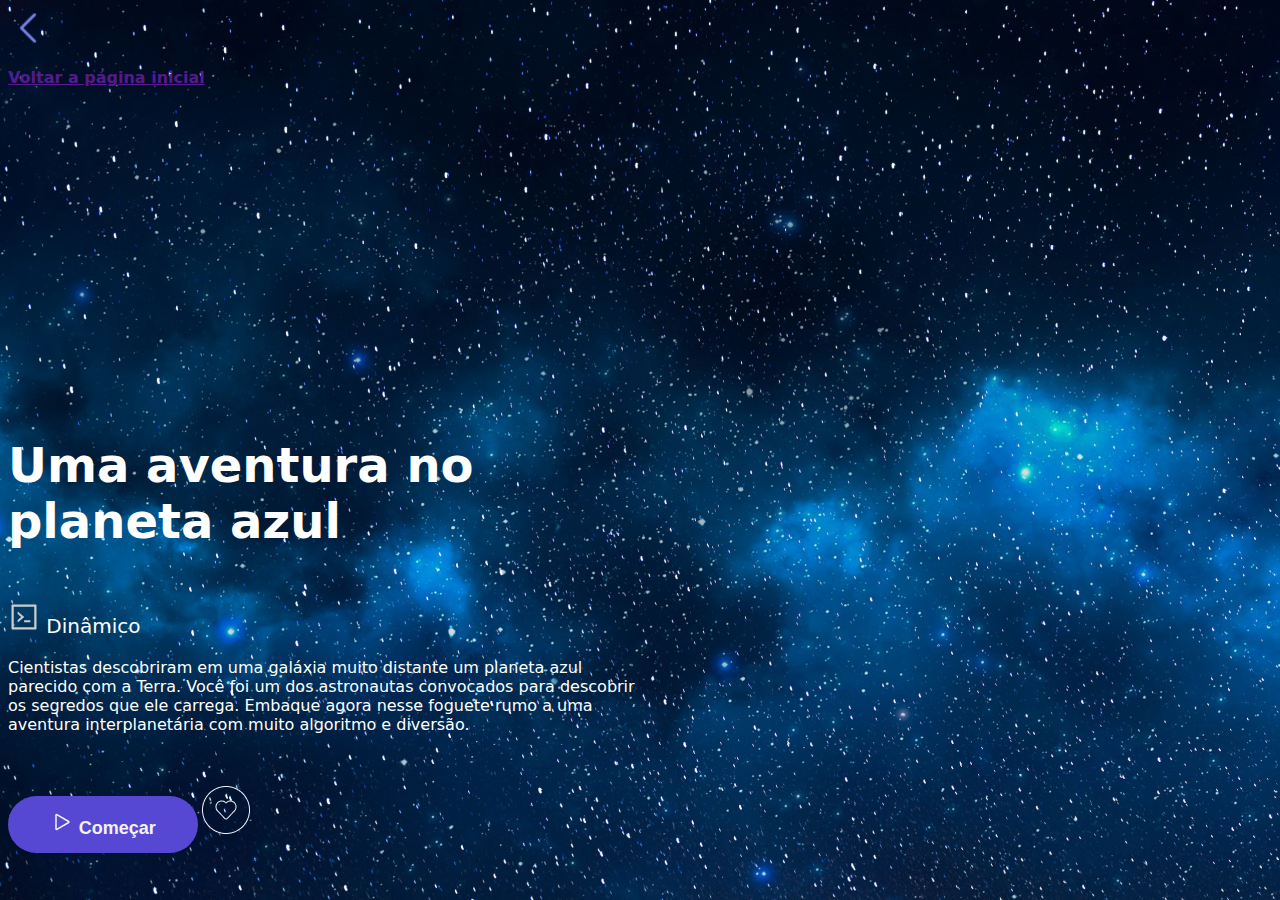
<file: ViewCapitulo_1.html>
<!DOCTYPE html>
<html lang="pt-br">
<head>
    <meta charset="UTF-8">
    <meta http-equiv="X-UA-Compatible" content="IE=edge">
    <meta name="viewport" content="width=device-width, initial-scale=1.0">
    <link rel="stylesheet" href="css/ViewChapter.css">
    <link rel="stylesheet" href="css/colors.css">
    
    <title>Capítulo 1</title>

    <style>
        body{
        background-image:url("assets/Background_ChapterOne.png");
        }
    </style>
</head>
<body>
    <header class="header_ViewChapter1">
        <a class="back__ViewChapter1" href="">
            <img class="left-arrow__ViewChapter1" src="assets/arrow-left.svg" alt="Seta para a esquerda">
            <p>Voltar a página inicial</p>
        </a>
    </header>
    <main class="main_ViewChapter1">
        <h2 class="tl2__ViewChapter1">Uma aventura no planeta azul</h2>
        <span class="type_ViewChapter1">
            <p>
                <img class="image-type__ViewChapter1" src="assets/ant-design_code-outlined.svg" alt="Capítulo dinâmico"> 
                Dinâmico</p>
        </span>
        <section class="description_ViewChapter1">
            <p>
                Cientistas descobriram em uma galáxia muito distante um planeta azul 
                parecido com a Terra. Você foi um dos astronautas convocados para descobrir os segredos que ele carrega. Embaque agora nesse foguete rumo a uma aventura interplanetária  com muito algoritmo e diversão.
            </p>

        </section>
        <section class="start_ViewChapter1">
            <button class="button__ViewChapter1">
                <img class="start-button__ViewChapter1" src="assets/play-outline.svg" alt="Começar capítulo">
                Começar</button>
            <img class="fav-button__ViewChapter1" src="assets/heart.png" alt="Marcar como favorito">
        </section>

    </main>
</body>
</html>
</file>
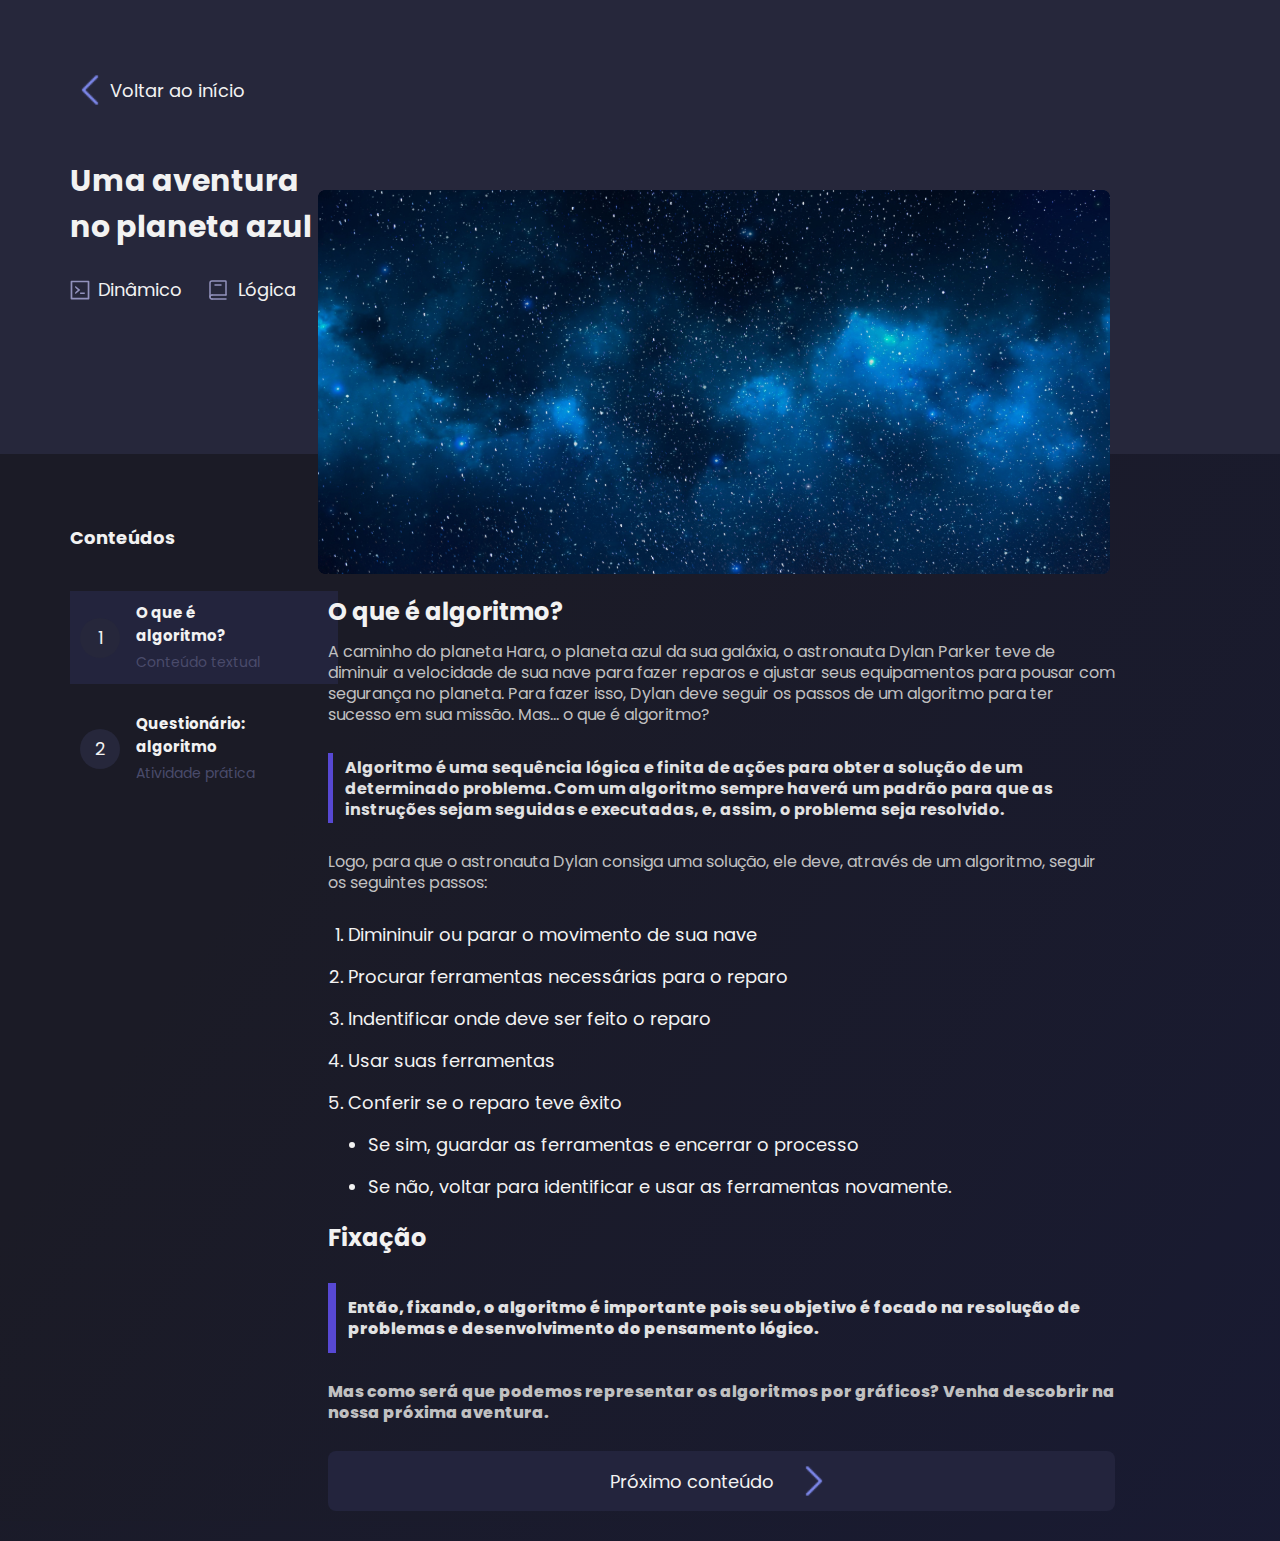
<file: viewChapter.html>
<!DOCTYPE html>
<html lang="pt-br">
<head>
    <meta charset="UTF-8">
    <meta http-equiv="X-UA-Compatible" content="IE=edge">
    <meta name="viewport" content="width=device-width, initial-scale=1.0">
    <title>
        Uma aventura no planeta azul

    </title>
    <link rel="preconnect" href="https://fonts.googleapis.com">
    <link rel="preconnect" href="https://fonts.gstatic.com" crossorigin>
    <link href="https://fonts.googleapis.com/css2?family=Inter:wght@400;600;700&family=Poppins:wght@300;400;600;700&display=swap" rel="stylesheet">
    <link rel="stylesheet" href="css/reset.css" />
    <link rel="stylesheet" href="css/colors.css" />
    <link rel="stylesheet" href="css/viewChapter.css">
    <script src="js/viewChapter.js" defer></script>

</head>
<body>
    <header class="main-header">
        <div class="chapter-description">
        <div class="header__exit">
            <a href="/dashboard.html">
            <img src="./assets/arrow-left.svg" />
            <span>Voltar ao início</span>
            </a>
        </div>
        <h1 class="chapter__title">
            Uma aventura no planeta azul
        </h1>
        <ul>
            <li>
                <img src="assets/type-chapter.svg" />
                <span>Dinâmico</span>
            </li>
            <li>
                <img src="assets/book-chapter.svg" />
                <span>Lógica</span>
            </li>
        </ul>
    </div>
        <img src="assets/viewChapterOne.svg" class="chapter__cover"/>
    </header>

    <main class="main">
        <aside> 
            <h4 class="aside__title">Conteúdos</h4>
            <ul class="aside__list">
                <li class="active">
                    <a>
                        <div class="list-element__number">
                            <span>1</span>
                        </div>
                        <div class="list-element__text">
                            <h4>O que é algoritmo?</h4>
                            <span>Conteúdo textual</span>
                        </div>
                    </a>
                </li>

                <li>
                    <a href="viewPractice.html">
                        <div class="list-element__number">
                            <span>2</span>
                        </div>
                        <div class="list-element__text">
                            <h4>Questionário: algoritmo</h4>
                            <span>Atividade prática</span>
                        </div>
                    </a>
                </li>

            </ul>
        </aside>
        <div class="text">
            <h1>O que é algoritmo?</h1>
            <!-- Imagem de aeronave pousando -->
            <p class="text__first-paragraph text__paragraph">
                A caminho do planeta Hara, o planeta azul da sua galáxia, o astronauta Dylan Parker teve de diminuir a velocidade de sua nave para fazer reparos e ajustar seus equipamentos para pousar com segurança no planeta.
                Para fazer isso, Dylan deve seguir os passos de um algoritmo para ter sucesso em sua missão. Mas... o que é algoritmo?

            </p>
            <p class="text__second-paragraph text__paragraph mark">
                Algoritmo é uma sequência lógica e finita de ações para obter a solução de um determinado problema. Com um algoritmo sempre haverá um padrão para que as instruções sejam seguidas e executadas, e, assim, o problema seja resolvido.
            </p>
            <p class="text__first-paragraph text__paragraph">    
             Logo, para que o astronauta Dylan consiga uma solução, ele deve, através de um algoritmo, seguir os seguintes passos:
            </p>
            
            <p class="text__first-paragraph text__paragraph list">
                <ol class="olist">
                    <li>Dimininuir ou parar o movimento de sua nave</li>
                    <li>Procurar ferramentas necessárias para o reparo</li>
                    <li>Indentificar onde deve ser feito o reparo</li>
                    <li>Usar suas ferramentas</li>
                    <li>
                        Conferir se o reparo teve êxito
                        <ul>
                            <li>Se sim, guardar as ferramentas e encerrar o processo</li>
                            <li>Se não, voltar para identificar e usar as ferramentas novamente.</li>
                        </ul>

                    </li>
                </ol>    
            </p>
            <h1 class="fixacao">Fixação</h1>

            <p class="text__first-paragraph text__paragraph margin-add mark">
                Então, fixando, o algoritmo é importante pois seu objetivo é focado na resolução de problemas e desenvolvimento do pensamento lógico.
            </p>
            <p class="text__first-paragraph text__paragraph margin-add">
                Mas como será que podemos representar os algoritmos por gráficos? Venha descobrir na nossa próxima aventura.
            </p>
            <a class="next-chapter-button" href="viewPractice.html">
                <span>Próximo conteúdo</span>
                <img src="./assets/arrow-left.svg" />
            </a>
        </div>
    </main>
</body>
</html>
</file>
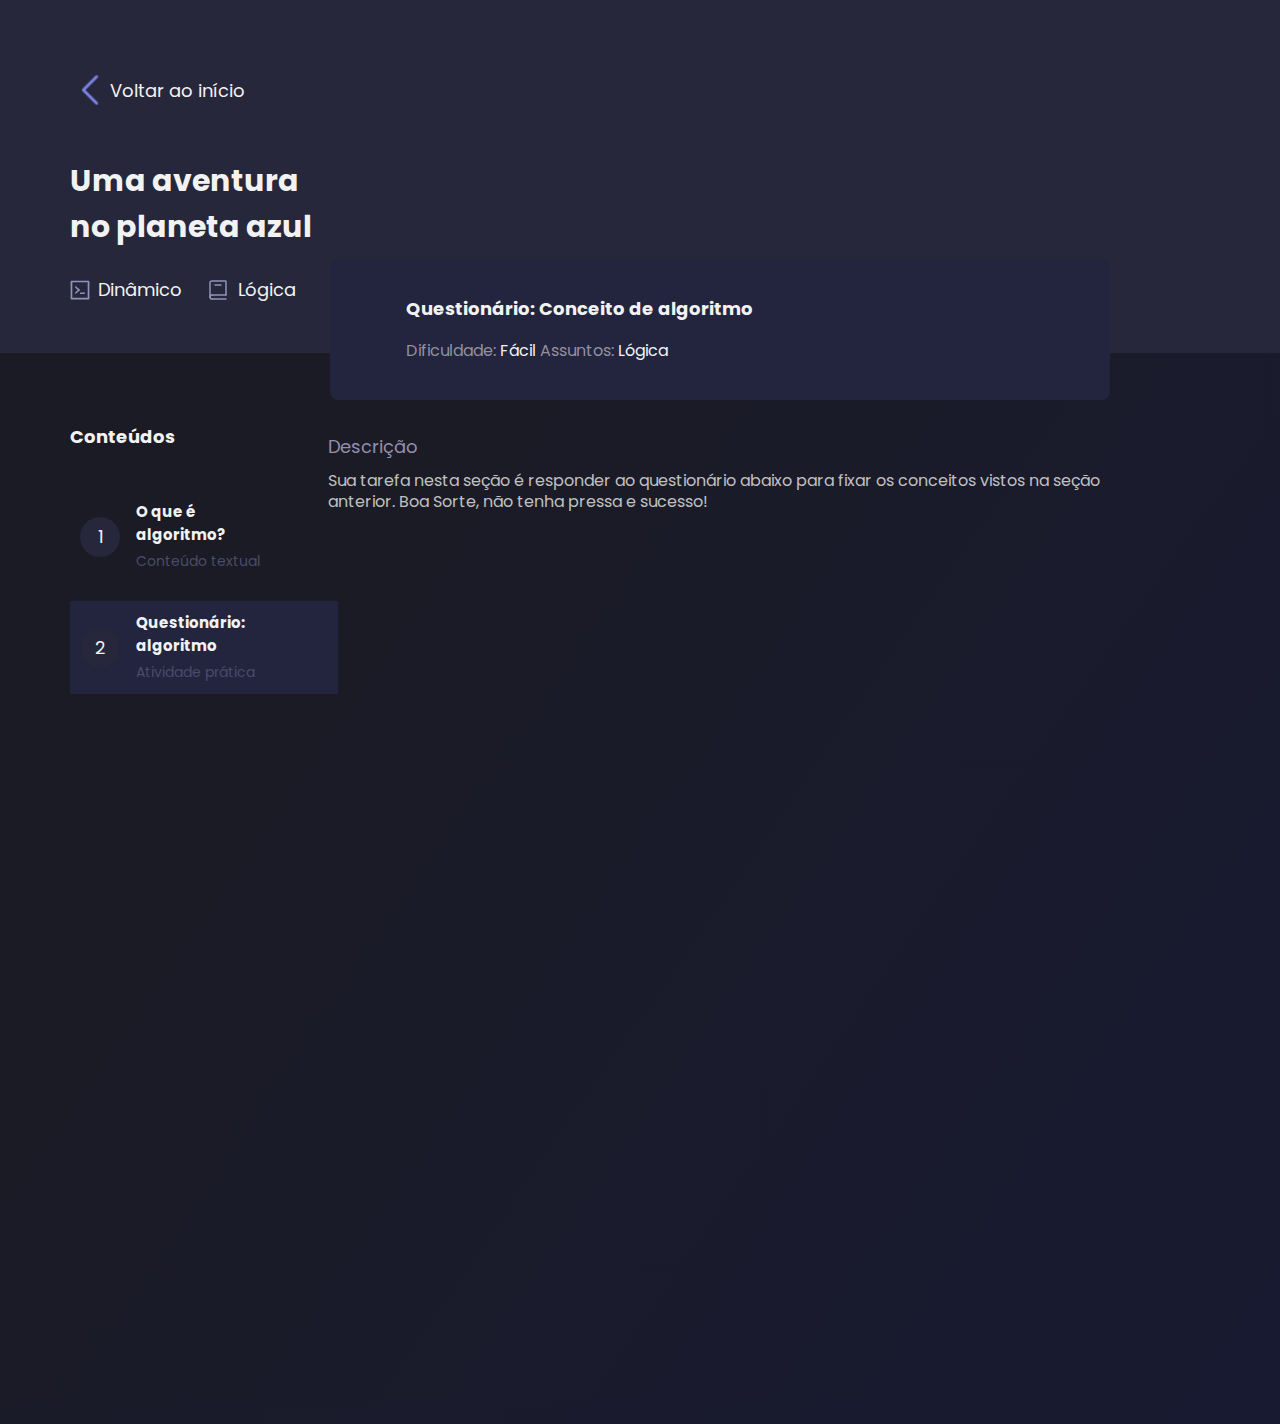
<file: viewPractice.html>
<!DOCTYPE html>
<html lang="pt-br">
<head>
    <meta charset="UTF-8">
    <meta http-equiv="X-UA-Compatible" content="IE=edge">
    <meta name="viewport" content="width=device-width, initial-scale=1.0">
    <title>Uma aventura no planeta azul</title>
    <link rel="preconnect" href="https://fonts.googleapis.com">
    <link rel="preconnect" href="https://fonts.gstatic.com" crossorigin>
    <link href="https://fonts.googleapis.com/css2?family=Inter:wght@400;600;700&family=Poppins:wght@300;400;600;700&display=swap" rel="stylesheet">
    <link rel="stylesheet" href="css/reset.css" />
    <link rel="stylesheet" href="css/colors.css" />
    <link rel="stylesheet" href="css/viewChapter.css">
    <link rel="stylesheet" href="css/viewPractice.css">
    <script src="js/viewChapter.js" defer></script>

</head>
<body>
    <header class="main-header">
        <div>
        <div class="header__exit">
            <a href="/dashboard.html">
            <img src="./assets/arrow-left.svg" />
            <span>Voltar ao início</span>
            </a>
        </div>
        <h1 class="chapter__title">
            Uma aventura no planeta azul
        </h1>
        <ul>
            <li>
                <img src="assets/type-chapter.svg" />
                <span>Dinâmico</span>
            </li>
            <li>
                <img src="assets/book-chapter.svg" />
                <span>Lógica</span>
            </li>
        </ul>
    </div>
        <div class="chapter__cover">
            <h1>Questionário: Conceito de algoritmo</h1>
            <div class="challenge-description">
                <span><span class="challenge-mark">Dificuldade:</span> Fácil</span>
                <span><span class="challenge-mark">Assuntos:</span> Lógica</span>
            </div>
        </div>
    </header>

    <main class="main">
        <aside> 
            <h4 class="aside__title">Conteúdos</h4>
            <ul class="aside__list">
                
                <li >
                    <a href="viewChapter.html">
                    <div class="list-element__number">
                        <span>1</span>
                    </div>
                    <div class="list-element__text">
                        <h4>O que é algoritmo?</h4>
                        <span>Conteúdo textual</span>
                    </div>
                </a>
                </li>

                <li class="active">
                    <a href="">
                    <div class="list-element__number">
                        <span>2</span>
                    </div>
                    <div class="list-element__text">
                        <h4>Questionário: algoritmo</h4>
                        <span>Atividade prática</span>
                    </div>
                </a>
                </li>
            </ul>
        </aside>
        <div class="text">
            <p class="description-practice">Descrição</p>
            <p class="text__first-paragraph text__paragraph">
                Sua tarefa nesta seção é responder ao questionário abaixo para fixar os conceitos vistos na seção anterior. Boa Sorte, não tenha pressa e sucesso!   
            </p>
            <iframe src="https://docs.google.com/forms/d/e/1FAIpQLSeZZPy2QxHoVl9Y_fUubtOUEZ4o1t8DxFaw5YROcoJCRqgAKQ/viewform?embedded=true" width="740" height="797" frameborder="0" marginheight="0" marginwidth="0">Carregando…</iframe>
            
        </div>
    </main>
</body>
</html>
</file>
<file: css/ViewChapter.css>
.button__ViewChapter1{
    background-color: var(--primary-color);
    display:left;
    align-items: center;
    justify-content: center;
    gap:25px;
    padding:14px 20px;
    border-radius: 100px;
    color:var(--neutral-color);
    border: none;
    cursor: pointer;
    font-weight: 600;
    font-size:18px;
    width:15%;
    margin: 0 auto;
}

.back__ViewChapter1{
    margin-bottom: 52px;
    font-size:16px;
    width: 100%;
    max-width: 638px;
    font-weight: 600;
    font-family: system-ui, -apple-system, BlinkMacSystemFont, 'Segoe UI', Roboto, Oxygen, Ubuntu, Cantarell, 'Open Sans', 'Helvetica Neue', sans-serif;
}

.type_ViewChapter1{
    margin-bottom: 52px;
    font-size:20px;
    width: 100%;
    max-width: 638px;
    font-weight: 200;
    font-family: system-ui, -apple-system, BlinkMacSystemFont, 'Segoe UI', Roboto, Oxygen, Ubuntu, Cantarell, 'Open Sans', 'Helvetica Neue', sans-serif;
    color: white;
}

.description_ViewChapter1{
    margin-bottom: 52px;
    font-size:16px;
    width: 100%;
    max-width: 638px;
    font-weight: 200;
    flex-direction: column;
    font-family: system-ui, -apple-system, BlinkMacSystemFont, 'Segoe UI', Roboto, Oxygen, Ubuntu, Cantarell, 'Open Sans', 'Helvetica Neue', sans-serif;
    color: white;
}

.tl2__ViewChapter1{
    margin-top: 350px;
    margin-bottom: 52px;
    font-size:48px;
    width: 100%;
    max-width: 638px;
    font-weight: 600;
    font-family: system-ui, -apple-system, BlinkMacSystemFont, 'Segoe UI', Roboto, Oxygen, Ubuntu, Cantarell, 'Open Sans', 'Helvetica Neue', sans-serif;
    color: white;
}


.tl3__Chapter1{
    margin-bottom:10px;
    display:flex;
    gap:115px;
    padding:70px;
    justify-content: center;
    font-size:20px;
    width: 100%;
    max-width: 638px;
    font-family: system-ui, -apple-system, BlinkMacSystemFont, 'Segoe UI', Roboto, Oxygen, Ubuntu, Cantarell, 'Open Sans', 'Helvetica Neue', sans-serif;
    color: white;
}

.tl4__Chapter1{
    margin-bottom: 52px;
    font-size:15px;
    width: 100%;
    max-width: 638px;
    font-weight: 300;
    font-family: system-ui, -apple-system, BlinkMacSystemFont, 'Segoe UI', Roboto, Oxygen, Ubuntu, Cantarell, 'Open Sans', 'Helvetica Neue', sans-serif;
    color: white;
}

.nextChapter_Chapter1{
    margin-left: 1000px;
    flex-direction: column;
    max-width: 1200px;
}
</file>
<file: css/colors.css>
:root {
    
    --primary-color:#5748D3;
    --primary-color-900:#2B2469;
    
    --neutral-color:#F2F2F2;
    --neutral-color-300:#C0C0C1;
    

    --support-color-700: #2F3050;
    --support-color-800:#292A44;
    --support-color-900:#26273B;
    
}
</file>
<file: css/viewChapter.css>
/* 23243D  bloco list element*/


.main-header {
    background: #26273B;
    padding:70px 70px 0 70px;
    display:flex;
    justify-content: space-between;
}

.main-header ul {
    display: flex;
    gap:24px;
}
.main-header li {
    display: flex;
    justify-content: center;
    align-items: center;
    gap:8px;
}
.header__exit a {
    display: flex;
    align-items: center;
    margin-bottom:48px;
}
.main {
    background: linear-gradient(124.74deg, #1B1B26 26.29%, #171A3A 148.74%);
    height: 100%;
    margin-bottom:20px;
}
body {
    background: linear-gradient(124.74deg, #1B1B26 26.29%, #171A3A 148.74%);
}
.chapter__title {
    font-size:30px;
    width:250px;
    margin-bottom:26px;
}
.chapter__cover {
    position:relative;
    top:120px;
    right:100px;
}

.main {
    padding:70px;
    display:flex;
    justify-content: space-between;
}
.aside__title {
    margin-bottom:40px;
}
.aside__list {
    display: flex;
    flex-direction: column;
    gap:18px;
}
.active {
    background-color: #23243D;
    
}
.aside__list li a {
    display: flex;
    gap:16px;
    max-width:268px ;
    width: 100%;
    border-radius: 8px;
    padding:10px;
    align-items: center;
    cursor: pointer;
    
}
.list-element__number span {
    width:40px;
    display: flex;
    justify-content: center;
    align-items:center;
    height:40px;
    border-radius: 50%;
    background-color: #26273B;
}
.list-element__text span  {
    color:#4A4B6B;
    font-size: 14px;
    margin-top:4px;

}
.list-element__text {
    margin-right:40px;
    
}
.list-element__text h4 {
    font-size: 15px;
}
.text {
    position:relative;
    right:95px;
    top:70px;
}
.text h1 {
    font-size: 24px;
    margin-bottom: 12px;
}
.text__paragraph {
    width: 787px;
    font-size: 16px;
    color:#C0C0C1;
    line-height: 21px;
    margin-bottom: 28px;

}
.mark {
    color:#E1E1E2;
    display: flex;
    justify-content: center;
    align-items: center;
    font-weight: 700;
}
.mark::before {
    content: "";
    display: inline-block;
    height:70px;
    margin-right: 12px;
    width:12px;
    background-color: #5748D3;
}

.olist {
    margin-left:20px;
}
.olist li{
    margin-top:15px;
}
.olist ul {
    margin-left:20px;
}
.olist ul li {
    list-style: disc;
}

.margin-add {
    margin-top:28px;
    font-weight: 800;

}
.fixacao{
    margin-top:20px;
}

.next-chapter-button {
    background-color:#23243D;
    border:none;
    color:#fff;
    font-size:16px;
    padding:10px 20px;
    margin-bottom:10px;
    display: flex;
    justify-content: center;
    align-items: center;
    gap:20px;
    border-radius: 8px;
}
.next-chapter-button img {
    rotate: 180deg;
}
</file>
<file: css/viewPractice.css>
.chapter__cover {
    background-color: #23243D;
    height:140px;
    width:100%;
    max-width: 780px;
    padding:35px 76px;
    border-radius:8px;
}

.challenge-description {
    margin-top:16px;
    
}
.challenge-description span {
    font-size: 16px;
}
span.challenge-mark {
    color:#93909F;
}
.description-practice {
    color:#948EAE;
    margin-bottom:10px;
}
.text {
    top:10px;
}
.chapter__cover {
    position: relative;
    top:190px;
}
.main-header  {
    padding:70px 70px 50px 70px;

}
</file>
